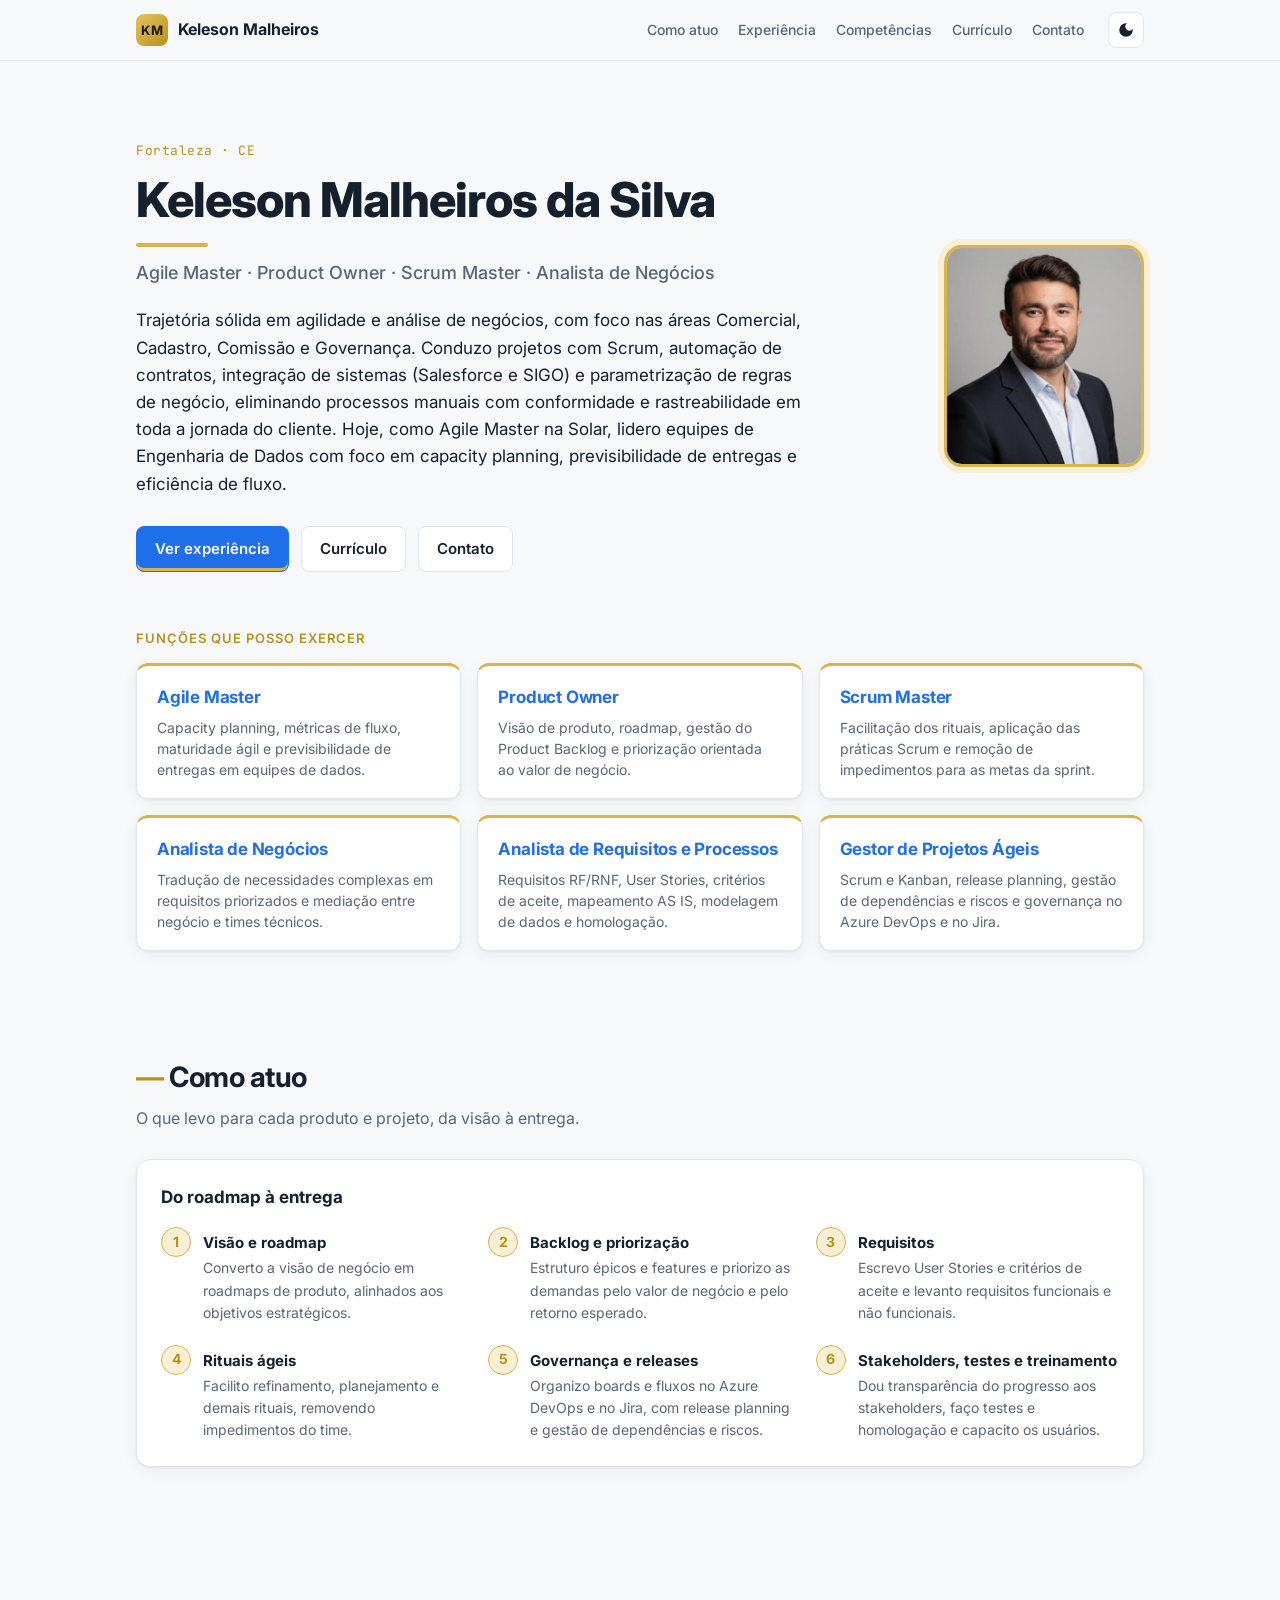
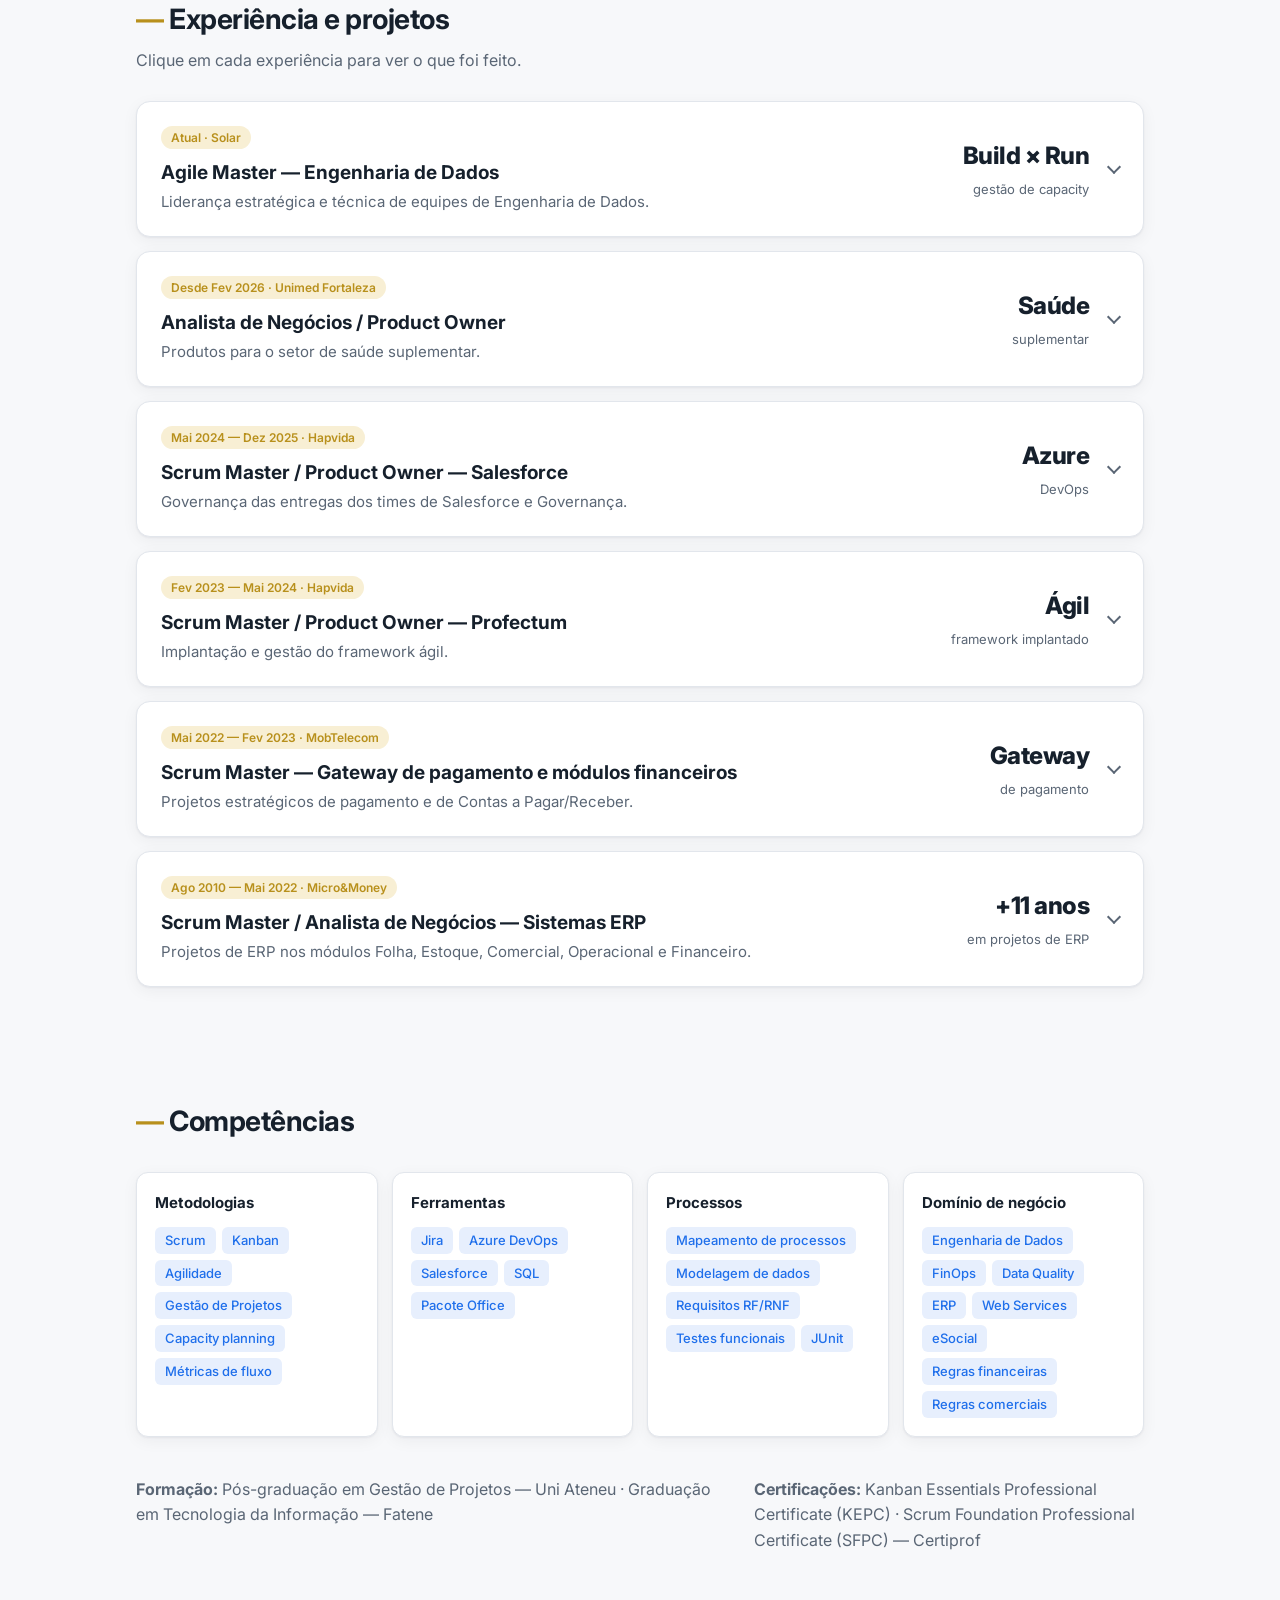
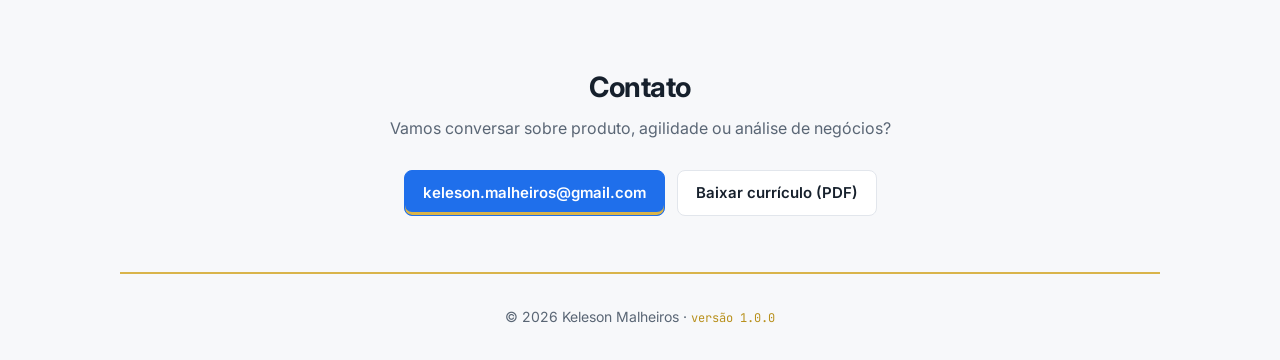
<file: index.html>
<!doctype html>
<html lang="pt-BR">
<head>
<meta charset="utf-8">
<meta name="viewport" content="width=device-width, initial-scale=1">
<title>Keleson Malheiros — Portfólio</title>
<meta name="description" content="Portfólio de Keleson Malheiros da Silva: Analista de Negócios, Product Owner e Scrum Master.">
<link rel="preconnect" href="https://fonts.googleapis.com">
<link rel="preconnect" href="https://fonts.gstatic.com" crossorigin>
<link href="https://fonts.googleapis.com/css2?family=Inter:wght@400;500;600;700;800&family=JetBrains+Mono:wght@500&display=swap" rel="stylesheet">
<link rel="stylesheet" href="styles.css?v=3">
</head>
<body>

<header class="topbar">
  <div class="wrap topbar-inner">
    <a href="#inicio" class="brand"><span class="brand-mark">KM</span> Keleson Malheiros</a>
    <nav class="nav">
      <a href="#atuacao">Como atuo</a>
      <a href="#experiencia">Experiência</a>
      <a href="#competencias">Competências</a>
      <a href="curriculo.html">Currículo</a>
      <a href="#contato">Contato</a>
    </nav>
    <button class="theme-toggle" id="themeToggle" aria-label="Alternar tema claro/escuro">
      <svg viewBox="0 0 24 24" width="18" height="18" aria-hidden="true"><path fill="currentColor" d="M12 3a9 9 0 1 0 9 9c0-.46-.04-.92-.1-1.36a5.39 5.39 0 0 1-4.4 2.26 5.4 5.4 0 0 1-3.14-9.8c-.44-.06-.9-.1-1.36-.1Z"/></svg>
    </button>
  </div>
</header>

<main id="inicio">

  <section class="hero wrap">
    <div class="hero-grid">
      <div>
        <p class="eyebrow">Fortaleza · CE</p>
        <h1>Keleson Malheiros da Silva</h1>
        <p class="role">Agile Master · Product Owner · Scrum Master · Analista de Negócios</p>
        <p class="lead">
          Trajetória sólida em agilidade e análise de negócios, com foco nas áreas Comercial,
          Cadastro, Comissão e Governança. Conduzo projetos com Scrum, automação de contratos,
          integração de sistemas (Salesforce e SIGO) e parametrização de regras de negócio,
          eliminando processos manuais com conformidade e rastreabilidade em toda a jornada do cliente.
          Hoje, como Agile Master na Solar, lidero equipes de Engenharia de Dados com foco em capacity
          planning, previsibilidade de entregas e eficiência de fluxo.
        </p>
        <div class="hero-actions">
          <a class="btn btn-primary" href="#experiencia">Ver experiência</a>
          <a class="btn" href="curriculo.html">Currículo</a>
          <a class="btn" href="#contato">Contato</a>
        </div>
      </div>
      <img class="hero-photo" src="foto.jpg" alt="Foto de Keleson Malheiros da Silva" width="214" height="238">
    </div>

    <p class="roles-label">Funções que posso exercer</p>
    <ul class="roles">
      <li>
        <h3>Agile Master</h3>
        <p>Capacity planning, métricas de fluxo, maturidade ágil e previsibilidade de entregas em equipes de dados.</p>
      </li>
      <li>
        <h3>Product Owner</h3>
        <p>Visão de produto, roadmap, gestão do Product Backlog e priorização orientada ao valor de negócio.</p>
      </li>
      <li>
        <h3>Scrum Master</h3>
        <p>Facilitação dos rituais, aplicação das práticas Scrum e remoção de impedimentos para as metas da sprint.</p>
      </li>
      <li>
        <h3>Analista de Negócios</h3>
        <p>Tradução de necessidades complexas em requisitos priorizados e mediação entre negócio e times técnicos.</p>
      </li>
      <li>
        <h3>Analista de Requisitos e Processos</h3>
        <p>Requisitos RF/RNF, User Stories, critérios de aceite, mapeamento AS IS, modelagem de dados e homologação.</p>
      </li>
      <li>
        <h3>Gestor de Projetos Ágeis</h3>
        <p>Scrum e Kanban, release planning, gestão de dependências e riscos e governança no Azure DevOps e no Jira.</p>
      </li>
    </ul>
  </section>

  <section id="atuacao" class="section wrap">
    <div class="section-head">
      <h2>Como atuo</h2>
      <p>O que levo para cada produto e projeto, da visão à entrega.</p>
    </div>
    <div class="po-role">
      <h3>Do roadmap à entrega</h3>
      <ol class="po-steps">
        <li>
          <span class="po-num">1</span>
          <h4>Visão e roadmap</h4>
          <p>Converto a visão de negócio em roadmaps de produto, alinhados aos objetivos estratégicos.</p>
        </li>
        <li>
          <span class="po-num">2</span>
          <h4>Backlog e priorização</h4>
          <p>Estruturo épicos e features e priorizo as demandas pelo valor de negócio e pelo retorno esperado.</p>
        </li>
        <li>
          <span class="po-num">3</span>
          <h4>Requisitos</h4>
          <p>Escrevo User Stories e critérios de aceite e levanto requisitos funcionais e não funcionais.</p>
        </li>
        <li>
          <span class="po-num">4</span>
          <h4>Rituais ágeis</h4>
          <p>Facilito refinamento, planejamento e demais rituais, removendo impedimentos do time.</p>
        </li>
        <li>
          <span class="po-num">5</span>
          <h4>Governança e releases</h4>
          <p>Organizo boards e fluxos no Azure DevOps e no Jira, com release planning e gestão de dependências e riscos.</p>
        </li>
        <li>
          <span class="po-num">6</span>
          <h4>Stakeholders, testes e treinamento</h4>
          <p>Dou transparência do progresso aos stakeholders, faço testes e homologação e capacito os usuários.</p>
        </li>
      </ol>
    </div>
  </section>

  <section id="experiencia" class="section wrap">
    <div class="section-head">
      <h2>Experiência e projetos</h2>
      <p>Clique em cada experiência para ver o que foi feito.</p>
    </div>

    <div class="projects">

      <article class="project">
        <button class="project-head" aria-expanded="false">
          <div class="project-title">
            <span class="tag tag-po">Atual · Solar</span>
            <h3>Agile Master — Engenharia de Dados</h3>
            <p>Liderança estratégica e técnica de equipes de Engenharia de Dados.</p>
          </div>
          <div class="project-metric"><strong>Build × Run</strong><span>gestão de capacity</span></div>
          <span class="chev" aria-hidden="true"></span>
        </button>
        <div class="project-body">
          <div class="cols">
            <div>
              <h4>Contexto</h4>
              <p>Foco em capacity planning, previsibilidade de entregas, maturidade ágil e eficiência de fluxo, para escalar operações críticas equilibrando inovação e sustentabilidade do ambiente produtivo.</p>
              <h4>Atuação</h4>
              <ul>
                <li><b>Capacity e fluxo (Build × Run):</b> planejamento e balanceamento da capacidade da equipe entre novos produtos de dados e a sustentação de pipelines críticos, com previsibilidade e eliminação de gargalos.</li>
                <li><b>Ritos ágeis e impedimentos:</b> condução de dailies, plannings, reviews e retrospectivas; resolução rápida de bloqueios e dependências entre squads, com suporte técnico e mentoria aos engenheiros.</li>
                <li><b>Eficiência, governança e FinOps:</b> priorização do backlog com Product Owners e negócio para reduzir context switching; negociação de prazos e reserva de capacidade para débitos técnicos, Data Quality, observabilidade e FinOps.</li>
                <li><b>Métricas de fluxo:</b> acompanhamento de Throughput, Cycle Time, Lead Time, WIP e SLAs de incidentes para dimensionar demandas com base em dados e promover melhoria contínua.</li>
                <li><b>Colaboração cross-functional:</b> articulação com Ciência de Dados, Analytics, Arquitetura e Infraestrutura para a evolução da plataforma de dados.</li>
              </ul>
            </div>
            <div>
              <h4>Métricas acompanhadas</h4>
              <ul class="stack"><li>Throughput</li><li>Cycle Time</li><li>Lead Time</li><li>WIP</li><li>SLAs de incidentes</li></ul>
              <h4>Práticas</h4>
              <ul class="stack"><li>Capacity planning</li><li>Scrum</li><li>Kanban</li><li>FinOps</li><li>Data Quality</li><li>Observabilidade</li><li>Mentoria</li></ul>
            </div>
          </div>
        </div>
      </article>

      <article class="project">
        <button class="project-head" aria-expanded="false">
          <div class="project-title">
            <span class="tag tag-po">Desde Fev 2026 · Unimed Fortaleza</span>
            <h3>Analista de Negócios / Product Owner</h3>
            <p>Produtos para o setor de saúde suplementar.</p>
          </div>
          <div class="project-metric"><strong>Saúde</strong><span>suplementar</span></div>
          <span class="chev" aria-hidden="true"></span>
        </button>
        <div class="project-body">
          <div class="cols">
            <div>
              <h4>Atuação</h4>
              <ul>
                <li>Refinamento de requisitos complexos, convertendo visões de negócio em roadmaps de produtos de alto impacto.</li>
                <li>Gestão do Product Backlog, priorizando demandas pelo valor de negócio e pelos objetivos estratégicos da cooperativa.</li>
                <li>User Stories e critérios de aceite, alinhando a expectativa dos stakeholders à entrega técnica.</li>
                <li>Facilitação dos rituais de refinamento e planejamento com os times de desenvolvimento.</li>
                <li>Mapeamento de processos AS IS e proposição de melhorias no fluxo operacional.</li>
              </ul>
            </div>
            <div>
              <h4>Práticas</h4>
              <ul class="stack"><li>Product Backlog</li><li>Roadmap</li><li>User Stories</li><li>Refinamento</li><li>Mapeamento AS IS</li></ul>
            </div>
          </div>
        </div>
      </article>

      <article class="project">
        <button class="project-head" aria-expanded="false">
          <div class="project-title">
            <span class="tag tag-po">Mai 2024 — Dez 2025 · Hapvida</span>
            <h3>Scrum Master / Product Owner — Salesforce</h3>
            <p>Governança das entregas dos times de Salesforce e Governança.</p>
          </div>
          <div class="project-metric"><strong>Azure</strong><span>DevOps</span></div>
          <span class="chev" aria-hidden="true"></span>
        </button>
        <div class="project-body">
          <div class="cols">
            <div>
              <h4>Atuação</h4>
              <ul>
                <li>Definição da visão de produto, roadmaps estratégicos e priorização do backlog orientada ao valor de negócio.</li>
                <li>Governança no Azure DevOps: estruturação de boards, gestão hierárquica de épicos e features e automação de fluxos de trabalho, com rastreabilidade de ponta a ponta.</li>
                <li>Release planning e gestão de riscos: orquestração de ciclos de entrega e de dependências entre os times de Salesforce e Governança.</li>
                <li>Mediação entre áreas de negócio e times técnicos, com transparência sobre o progresso do produto.</li>
              </ul>
            </div>
            <div>
              <h4>Práticas</h4>
              <ul class="stack"><li>Azure DevOps</li><li>Salesforce</li><li>Release planning</li><li>Gestão de riscos</li><li>Stakeholders</li></ul>
            </div>
          </div>
        </div>
      </article>

      <article class="project">
        <button class="project-head" aria-expanded="false">
          <div class="project-title">
            <span class="tag tag-po">Fev 2023 — Mai 2024 · Hapvida</span>
            <h3>Scrum Master / Product Owner — Profectum</h3>
            <p>Implantação e gestão do framework ágil.</p>
          </div>
          <div class="project-metric"><strong>Ágil</strong><span>framework implantado</span></div>
          <span class="chev" aria-hidden="true"></span>
        </button>
        <div class="project-body">
          <div class="cols">
            <div>
              <h4>Atuação</h4>
              <ul>
                <li>Implantação e gestão do framework ágil, com o Azure DevOps como plataforma central de governança e visibilidade dos projetos.</li>
                <li>Priorização e estruturação do backlog no Azure DevOps, sincronizando o desenvolvimento com o retorno esperado e a estratégia da empresa.</li>
                <li>Facilitação dos rituais de governança e mediação entre stakeholders e equipe técnica.</li>
              </ul>
            </div>
            <div>
              <h4>Práticas</h4>
              <ul class="stack"><li>Scrum</li><li>Azure DevOps</li><li>Backlog</li><li>Governança</li></ul>
            </div>
          </div>
        </div>
      </article>

      <article class="project">
        <button class="project-head" aria-expanded="false">
          <div class="project-title">
            <span class="tag tag-po">Mai 2022 — Fev 2023 · MobTelecom</span>
            <h3>Scrum Master — Gateway de pagamento e módulos financeiros</h3>
            <p>Projetos estratégicos de pagamento e de Contas a Pagar/Receber.</p>
          </div>
          <div class="project-metric"><strong>Gateway</strong><span>de pagamento</span></div>
          <span class="chev" aria-hidden="true"></span>
        </button>
        <div class="project-body">
          <div class="cols">
            <div>
              <h4>Atuação</h4>
              <ul>
                <li>Liderança de projetos estratégicos: gateway de pagamento e melhorias nos módulos financeiros (Contas a Pagar e a Receber).</li>
                <li>Aplicação das práticas e valores do Scrum, removendo obstáculos para as metas da sprint.</li>
                <li>Documentação técnica, manuais de treinamento e gestão de tarefas no Jira.</li>
                <li>Testes funcionais e homologação dos softwares.</li>
              </ul>
            </div>
            <div>
              <h4>Práticas</h4>
              <ul class="stack"><li>Scrum</li><li>Jira</li><li>Testes funcionais</li><li>Homologação</li><li>Documentação</li></ul>
            </div>
          </div>
        </div>
      </article>

      <article class="project">
        <button class="project-head" aria-expanded="false">
          <div class="project-title">
            <span class="tag tag-po">Ago 2010 — Mai 2022 · Micro&amp;Money</span>
            <h3>Scrum Master / Analista de Negócios — Sistemas ERP</h3>
            <p>Projetos de ERP nos módulos Folha, Estoque, Comercial, Operacional e Financeiro.</p>
          </div>
          <div class="project-metric"><strong>+11 anos</strong><span>em projetos de ERP</span></div>
          <span class="chev" aria-hidden="true"></span>
        </button>
        <div class="project-body">
          <div class="cols">
            <div>
              <h4>Atuação</h4>
              <ul>
                <li>Gerenciamento integral de projetos de sistemas ERP.</li>
                <li>Levantamento de requisitos funcionais e não funcionais, mapeamento de processos e modelagem de dados.</li>
                <li>Manutenção de bancos de dados em Visual FoxPro e suporte de lógica de programação.</li>
                <li>Treinamento e capacitação de usuários finais e elaboração de materiais instrutivos.</li>
              </ul>
            </div>
            <div>
              <h4>Módulos</h4>
              <ul class="stack"><li>Folha</li><li>Estoque</li><li>Comercial</li><li>Operacional</li><li>Financeiro</li></ul>
              <h4>Práticas</h4>
              <ul class="stack"><li>Requisitos RF/RNF</li><li>Modelagem de dados</li><li>Visual FoxPro</li><li>Treinamento</li></ul>
            </div>
          </div>
        </div>
      </article>

    </div>
  </section>

  <section id="competencias" class="section wrap">
    <div class="section-head"><h2>Competências</h2></div>
    <div class="skills">
      <div class="skill-card">
        <h3>Metodologias</h3>
        <ul class="stack"><li>Scrum</li><li>Kanban</li><li>Agilidade</li><li>Gestão de Projetos</li><li>Capacity planning</li><li>Métricas de fluxo</li></ul>
      </div>
      <div class="skill-card">
        <h3>Ferramentas</h3>
        <ul class="stack"><li>Jira</li><li>Azure DevOps</li><li>Salesforce</li><li>SQL</li><li>Pacote Office</li></ul>
      </div>
      <div class="skill-card">
        <h3>Processos</h3>
        <ul class="stack"><li>Mapeamento de processos</li><li>Modelagem de dados</li><li>Requisitos RF/RNF</li><li>Testes funcionais</li><li>JUnit</li></ul>
      </div>
      <div class="skill-card">
        <h3>Domínio de negócio</h3>
        <ul class="stack"><li>Engenharia de Dados</li><li>FinOps</li><li>Data Quality</li><li>ERP</li><li>Web Services</li><li>eSocial</li><li>Regras financeiras</li><li>Regras comerciais</li></ul>
      </div>
    </div>
    <div class="cols edu-cols">
      <p class="edu"><b>Formação:</b> Pós-graduação em Gestão de Projetos — Uni Ateneu · Graduação em Tecnologia da Informação — Fatene</p>
      <p class="edu"><b>Certificações:</b> Kanban Essentials Professional Certificate (KEPC) · Scrum Foundation Professional Certificate (SFPC) — Certiprof</p>
    </div>
  </section>

  <section id="contato" class="section wrap contact">
    <h2>Contato</h2>
    <p>Vamos conversar sobre produto, agilidade ou análise de negócios?</p>
    <div class="hero-actions">
      <a class="btn btn-primary" href="mailto:keleson.malheiros@gmail.com">keleson.malheiros@gmail.com</a>
      <a class="btn" href="curriculo.pdf" download>Baixar currículo (PDF)</a>
    </div>
  </section>

</main>

<footer class="footer wrap">
  <p>© 2026 Keleson Malheiros · <span class="versao">versão 1.0.0</span></p>
</footer>

<script src="script.js?v=3"></script>
</body>
</html>
</file>
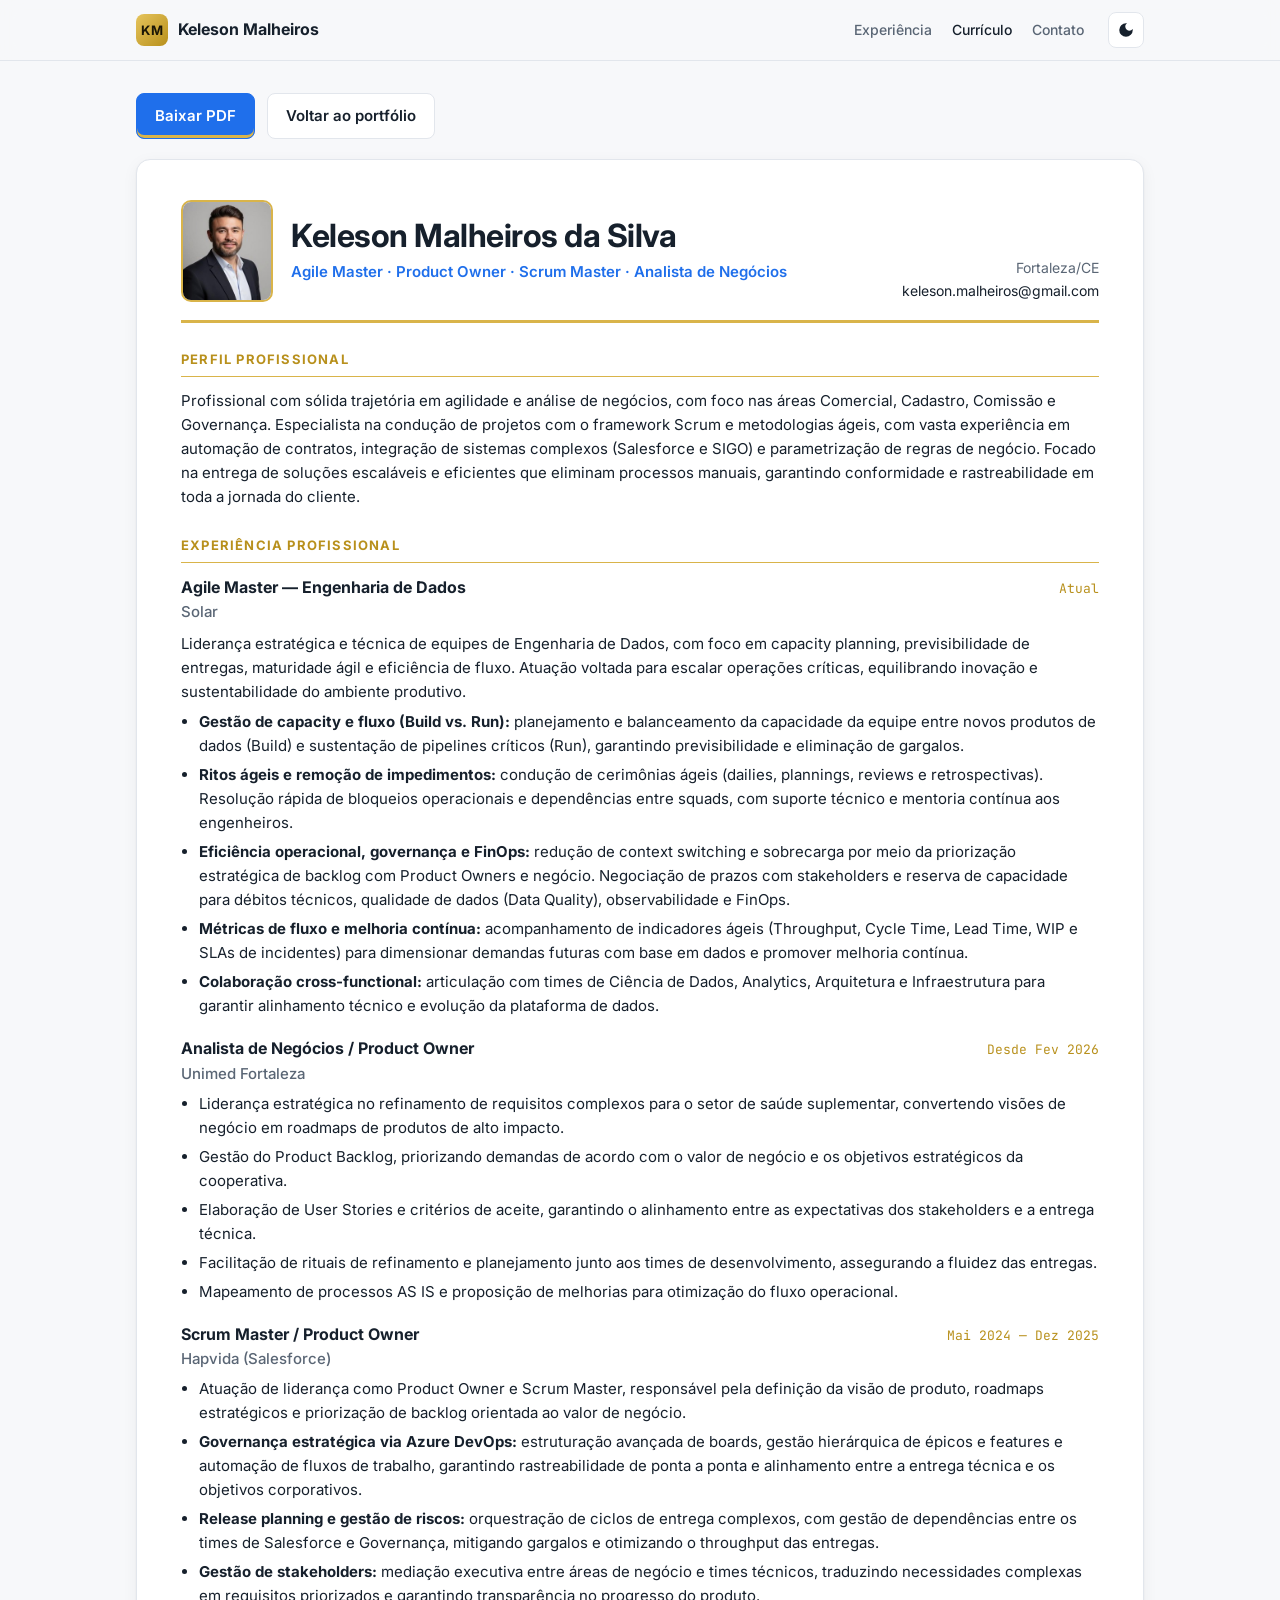
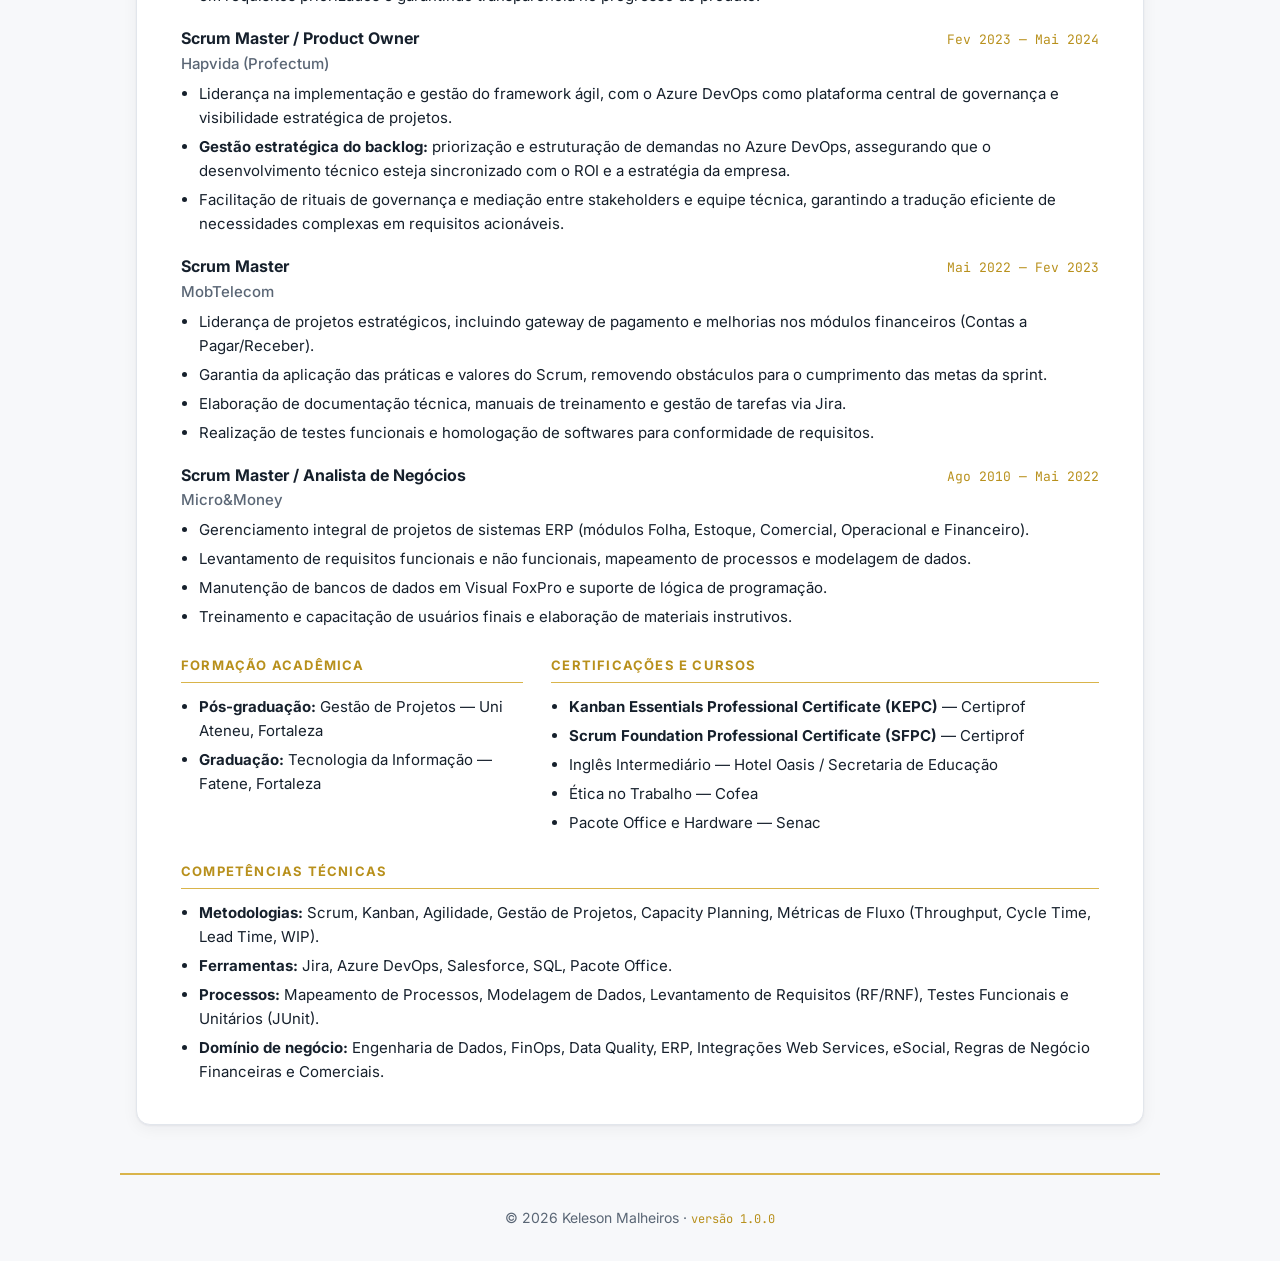
<file: curriculo.html>
<!doctype html>
<html lang="pt-BR">
<head>
<meta charset="utf-8">
<meta name="viewport" content="width=device-width, initial-scale=1">
<title>Currículo — Keleson Malheiros</title>
<meta name="description" content="Currículo de Keleson Malheiros da Silva, Analista de Negócios, Product Owner e Scrum Master.">
<link rel="preconnect" href="https://fonts.googleapis.com">
<link rel="preconnect" href="https://fonts.gstatic.com" crossorigin>
<link href="https://fonts.googleapis.com/css2?family=Inter:wght@400;500;600;700;800&family=JetBrains+Mono:wght@500&display=swap" rel="stylesheet">
<link rel="stylesheet" href="styles.css?v=3">
<link rel="stylesheet" href="curriculo.css?v=3">
</head>
<body>

<header class="topbar">
  <div class="wrap topbar-inner">
    <a href="index.html" class="brand"><span class="brand-mark">KM</span> Keleson Malheiros</a>
    <nav class="nav">
      <a href="index.html#experiencia">Experiência</a>
      <a href="curriculo.html" aria-current="page">Currículo</a>
      <a href="index.html#contato">Contato</a>
    </nav>
    <button class="theme-toggle" id="themeToggle" aria-label="Alternar tema claro/escuro">
      <svg viewBox="0 0 24 24" width="18" height="18" aria-hidden="true"><path fill="currentColor" d="M12 3a9 9 0 1 0 9 9c0-.46-.04-.92-.1-1.36a5.39 5.39 0 0 1-4.4 2.26 5.4 5.4 0 0 1-3.14-9.8c-.44-.06-.9-.1-1.36-.1Z"/></svg>
    </button>
  </div>
</header>

<main class="wrap cv">

  <div class="cv-actions">
    <a class="btn btn-primary" href="curriculo.pdf" download>Baixar PDF</a>
    <a class="btn" href="index.html">Voltar ao portfólio</a>
  </div>

  <article class="cv-sheet">

    <header class="cv-header">
      <div class="cv-header-left">
        <img class="cv-photo" src="foto.jpg" alt="Foto de Keleson Malheiros da Silva">
        <div>
          <h1>Keleson Malheiros da Silva</h1>
          <p class="cv-role">Agile Master · Product Owner · Scrum Master · Analista de Negócios</p>
        </div>
      </div>
      <ul class="cv-contact">
        <li>Fortaleza/CE</li>
        <li><a href="mailto:keleson.malheiros@gmail.com">keleson.malheiros@gmail.com</a></li>
      </ul>
    </header>

    <section>
      <h2>Perfil profissional</h2>
      <p>Profissional com sólida trajetória em agilidade e análise de negócios, com foco nas áreas Comercial, Cadastro, Comissão e Governança. Especialista na condução de projetos com o framework Scrum e metodologias ágeis, com vasta experiência em automação de contratos, integração de sistemas complexos (Salesforce e SIGO) e parametrização de regras de negócio. Focado na entrega de soluções escaláveis e eficientes que eliminam processos manuais, garantindo conformidade e rastreabilidade em toda a jornada do cliente.</p>
    </section>

    <section>
      <h2>Experiência profissional</h2>

      <div class="cv-job">
        <div class="cv-job-head">
          <h3>Agile Master — Engenharia de Dados</h3>
          <span class="when">Atual</span>
        </div>
        <p class="where">Solar</p>
        <p class="cv-intro">Liderança estratégica e técnica de equipes de Engenharia de Dados, com foco em capacity planning, previsibilidade de entregas, maturidade ágil e eficiência de fluxo. Atuação voltada para escalar operações críticas, equilibrando inovação e sustentabilidade do ambiente produtivo.</p>
        <ul class="cv-list">
          <li><b>Gestão de capacity e fluxo (Build vs. Run):</b> planejamento e balanceamento da capacidade da equipe entre novos produtos de dados (Build) e sustentação de pipelines críticos (Run), garantindo previsibilidade e eliminação de gargalos.</li>
          <li><b>Ritos ágeis e remoção de impedimentos:</b> condução de cerimônias ágeis (dailies, plannings, reviews e retrospectivas). Resolução rápida de bloqueios operacionais e dependências entre squads, com suporte técnico e mentoria contínua aos engenheiros.</li>
          <li><b>Eficiência operacional, governança e FinOps:</b> redução de context switching e sobrecarga por meio da priorização estratégica de backlog com Product Owners e negócio. Negociação de prazos com stakeholders e reserva de capacidade para débitos técnicos, qualidade de dados (Data Quality), observabilidade e FinOps.</li>
          <li><b>Métricas de fluxo e melhoria contínua:</b> acompanhamento de indicadores ágeis (Throughput, Cycle Time, Lead Time, WIP e SLAs de incidentes) para dimensionar demandas futuras com base em dados e promover melhoria contínua.</li>
          <li><b>Colaboração cross-functional:</b> articulação com times de Ciência de Dados, Analytics, Arquitetura e Infraestrutura para garantir alinhamento técnico e evolução da plataforma de dados.</li>
        </ul>
      </div>

      <div class="cv-job">
        <div class="cv-job-head">
          <h3>Analista de Negócios / Product Owner</h3>
          <span class="when">Desde Fev 2026</span>
        </div>
        <p class="where">Unimed Fortaleza</p>
        <ul class="cv-list">
          <li>Liderança estratégica no refinamento de requisitos complexos para o setor de saúde suplementar, convertendo visões de negócio em roadmaps de produtos de alto impacto.</li>
          <li>Gestão do Product Backlog, priorizando demandas de acordo com o valor de negócio e os objetivos estratégicos da cooperativa.</li>
          <li>Elaboração de User Stories e critérios de aceite, garantindo o alinhamento entre as expectativas dos stakeholders e a entrega técnica.</li>
          <li>Facilitação de rituais de refinamento e planejamento junto aos times de desenvolvimento, assegurando a fluidez das entregas.</li>
          <li>Mapeamento de processos AS IS e proposição de melhorias para otimização do fluxo operacional.</li>
        </ul>
      </div>

      <div class="cv-job">
        <div class="cv-job-head">
          <h3>Scrum Master / Product Owner</h3>
          <span class="when">Mai 2024 — Dez 2025</span>
        </div>
        <p class="where">Hapvida (Salesforce)</p>
        <ul class="cv-list">
          <li>Atuação de liderança como Product Owner e Scrum Master, responsável pela definição da visão de produto, roadmaps estratégicos e priorização de backlog orientada ao valor de negócio.</li>
          <li><b>Governança estratégica via Azure DevOps:</b> estruturação avançada de boards, gestão hierárquica de épicos e features e automação de fluxos de trabalho, garantindo rastreabilidade de ponta a ponta e alinhamento entre a entrega técnica e os objetivos corporativos.</li>
          <li><b>Release planning e gestão de riscos:</b> orquestração de ciclos de entrega complexos, com gestão de dependências entre os times de Salesforce e Governança, mitigando gargalos e otimizando o throughput das entregas.</li>
          <li><b>Gestão de stakeholders:</b> mediação executiva entre áreas de negócio e times técnicos, traduzindo necessidades complexas em requisitos priorizados e garantindo transparência no progresso do produto.</li>
        </ul>
      </div>

      <div class="cv-job">
        <div class="cv-job-head">
          <h3>Scrum Master / Product Owner</h3>
          <span class="when">Fev 2023 — Mai 2024</span>
        </div>
        <p class="where">Hapvida (Profectum)</p>
        <ul class="cv-list">
          <li>Liderança na implementação e gestão do framework ágil, com o Azure DevOps como plataforma central de governança e visibilidade estratégica de projetos.</li>
          <li><b>Gestão estratégica do backlog:</b> priorização e estruturação de demandas no Azure DevOps, assegurando que o desenvolvimento técnico esteja sincronizado com o ROI e a estratégia da empresa.</li>
          <li>Facilitação de rituais de governança e mediação entre stakeholders e equipe técnica, garantindo a tradução eficiente de necessidades complexas em requisitos acionáveis.</li>
        </ul>
      </div>

      <div class="cv-job">
        <div class="cv-job-head">
          <h3>Scrum Master</h3>
          <span class="when">Mai 2022 — Fev 2023</span>
        </div>
        <p class="where">MobTelecom</p>
        <ul class="cv-list">
          <li>Liderança de projetos estratégicos, incluindo gateway de pagamento e melhorias nos módulos financeiros (Contas a Pagar/Receber).</li>
          <li>Garantia da aplicação das práticas e valores do Scrum, removendo obstáculos para o cumprimento das metas da sprint.</li>
          <li>Elaboração de documentação técnica, manuais de treinamento e gestão de tarefas via Jira.</li>
          <li>Realização de testes funcionais e homologação de softwares para conformidade de requisitos.</li>
        </ul>
      </div>

      <div class="cv-job">
        <div class="cv-job-head">
          <h3>Scrum Master / Analista de Negócios</h3>
          <span class="when">Ago 2010 — Mai 2022</span>
        </div>
        <p class="where">Micro&amp;Money</p>
        <ul class="cv-list">
          <li>Gerenciamento integral de projetos de sistemas ERP (módulos Folha, Estoque, Comercial, Operacional e Financeiro).</li>
          <li>Levantamento de requisitos funcionais e não funcionais, mapeamento de processos e modelagem de dados.</li>
          <li>Manutenção de bancos de dados em Visual FoxPro e suporte de lógica de programação.</li>
          <li>Treinamento e capacitação de usuários finais e elaboração de materiais instrutivos.</li>
        </ul>
      </div>
    </section>

    <section class="cv-two">
      <div>
        <h2>Formação acadêmica</h2>
        <ul class="cv-list">
          <li><b>Pós-graduação:</b> Gestão de Projetos — Uni Ateneu, Fortaleza</li>
          <li><b>Graduação:</b> Tecnologia da Informação — Fatene, Fortaleza</li>
        </ul>
      </div>
      <div>
        <h2>Certificações e cursos</h2>
        <ul class="cv-list">
          <li><b>Kanban Essentials Professional Certificate (KEPC)</b> — Certiprof</li>
          <li><b>Scrum Foundation Professional Certificate (SFPC)</b> — Certiprof</li>
          <li>Inglês Intermediário — Hotel Oasis / Secretaria de Educação</li>
          <li>Ética no Trabalho — Cofea</li>
          <li>Pacote Office e Hardware — Senac</li>
        </ul>
      </div>
    </section>

    <section>
      <h2>Competências técnicas</h2>
      <ul class="cv-list">
        <li><b>Metodologias:</b> Scrum, Kanban, Agilidade, Gestão de Projetos, Capacity Planning, Métricas de Fluxo (Throughput, Cycle Time, Lead Time, WIP).</li>
        <li><b>Ferramentas:</b> Jira, Azure DevOps, Salesforce, SQL, Pacote Office.</li>
        <li><b>Processos:</b> Mapeamento de Processos, Modelagem de Dados, Levantamento de Requisitos (RF/RNF), Testes Funcionais e Unitários (JUnit).</li>
        <li><b>Domínio de negócio:</b> Engenharia de Dados, FinOps, Data Quality, ERP, Integrações Web Services, eSocial, Regras de Negócio Financeiras e Comerciais.</li>
      </ul>
    </section>

  </article>
</main>

<footer class="footer wrap">
  <p>© 2026 Keleson Malheiros · <span class="versao">versão 1.0.0</span></p>
</footer>

<script src="script.js?v=3"></script>
</body>
</html>
</file>
<file: styles.css>
:root {
  --bg: #f7f8fa;
  --surface: #ffffff;
  --text: #16202c;
  --muted: #5a6675;
  --line: #e2e6ec;
  --accent: #1f6feb;
  --accent-soft: #e7effd;
  --ok: #1a7f4b;
  --ok-soft: #e3f4ea;
  --warn: #9a5b00;
  --warn-soft: #fbefd9;
  --shadow: 0 1px 2px rgba(16, 24, 40, .05), 0 4px 16px rgba(16, 24, 40, .05);
}

@media (prefers-color-scheme: dark) {
  :root:not([data-theme="light"]) {
    --bg: #0e1116;
    --surface: #161b22;
    --text: #e6edf3;
    --muted: #9aa6b4;
    --line: #2a313c;
    --accent: #5b9bff;
    --accent-soft: #16243b;
    --ok: #4cc38a;
    --ok-soft: #12291e;
    --warn: #e3a64a;
    --warn-soft: #2d2213;
    --shadow: none;
  }
}

:root[data-theme="dark"] {
  --bg: #0e1116;
  --surface: #161b22;
  --text: #e6edf3;
  --muted: #9aa6b4;
  --line: #2a313c;
  --accent: #5b9bff;
  --accent-soft: #16243b;
  --ok: #4cc38a;
  --ok-soft: #12291e;
  --warn: #e3a64a;
  --warn-soft: #2d2213;
  --shadow: none;
}

* { box-sizing: border-box; margin: 0; padding: 0; }

html { scroll-behavior: smooth; scroll-padding-top: 72px; }

body {
  font-family: "Inter", system-ui, -apple-system, "Segoe UI", sans-serif;
  background: var(--bg);
  color: var(--text);
  line-height: 1.6;
  -webkit-font-smoothing: antialiased;
}

a { color: var(--accent); text-decoration: none; }

.wrap { max-width: 1040px; margin: 0 auto; padding: 0 16px; }

/* Topo */
.topbar {
  position: sticky; top: 0; z-index: 10;
  background: color-mix(in srgb, var(--bg) 85%, transparent);
  backdrop-filter: blur(10px);
  border-bottom: 1px solid var(--line);
}
.topbar-inner { display: flex; align-items: center; gap: 24px; height: 60px; }
.brand { display: flex; align-items: center; gap: 10px; font-weight: 700; color: var(--text); }
.brand-mark {
  display: grid; place-items: center; width: 32px; height: 32px; border-radius: 8px;
  background: var(--accent); color: #fff; font-size: 13px; letter-spacing: .5px;
}
.nav { display: flex; gap: 20px; margin-left: auto; }
.nav a { color: var(--muted); font-size: 14px; font-weight: 500; }
.nav a:hover { color: var(--text); }
.theme-toggle {
  display: grid; place-items: center; width: 36px; height: 36px;
  border: 1px solid var(--line); border-radius: 8px; background: var(--surface);
  color: var(--text); cursor: pointer;
}

/* Hero */
.hero { padding: 80px 16px 48px; }
.eyebrow {
  font-family: "JetBrains Mono", monospace; font-size: 13px; color: var(--accent);
  letter-spacing: .5px; margin-bottom: 12px;
}
.hero h1 { font-size: clamp(30px, 5vw, 48px); line-height: 1.1; letter-spacing: -1px; font-weight: 800; }
.role { margin-top: 12px; font-size: 18px; color: var(--muted); font-weight: 500; }
.lead { margin-top: 20px; max-width: 680px; font-size: 17px; }
.hero-actions { display: flex; flex-wrap: wrap; gap: 12px; margin-top: 28px; }

.btn {
  display: inline-flex; align-items: center; padding: 10px 18px; border-radius: 8px;
  border: 1px solid var(--line); background: var(--surface); color: var(--text);
  font-weight: 600; font-size: 15px;
}
.btn:hover { border-color: var(--accent); }
.btn-primary { background: var(--accent); border-color: var(--accent); color: #fff; }
.btn-primary:hover { filter: brightness(1.08); }

.roles-label {
  margin-top: 56px; margin-bottom: 14px; font-size: 13px; font-weight: 600;
  text-transform: uppercase; letter-spacing: 1px; color: var(--muted);
}
.roles { list-style: none; display: grid; grid-template-columns: repeat(3, 1fr); gap: 16px; }
.roles li {
  background: var(--surface); border: 1px solid var(--line); border-radius: 12px;
  padding: 18px 20px; box-shadow: var(--shadow); border-top: 3px solid var(--accent);
}
.roles h3 { font-size: 17px; color: var(--accent); letter-spacing: -.2px; }
.roles p { font-size: 14px; color: var(--muted); margin-top: 6px; line-height: 1.5; }

/* Seções */
.section { padding: 56px 16px; }
.section-head { margin-bottom: 28px; }
.section-head h2, .contact h2 { font-size: 28px; letter-spacing: -.5px; }
.section-head p { color: var(--muted); margin-top: 6px; max-width: 680px; }

/* Projetos */
.projects { display: grid; gap: 14px; }
.project {
  background: var(--surface); border: 1px solid var(--line); border-radius: 14px;
  box-shadow: var(--shadow); overflow: hidden;
}
.project-head {
  width: 100%; display: flex; align-items: center; gap: 20px; padding: 22px 24px;
  background: none; border: 0; text-align: left; color: inherit; font: inherit; cursor: pointer;
}
.project-head:hover h3 { color: var(--accent); }
.project-title { flex: 1; min-width: 0; }
.project-title h3 { font-size: 19px; margin-top: 8px; transition: color .15s; }
.project-title p { color: var(--muted); font-size: 15px; margin-top: 2px; }
.project-metric { text-align: right; flex-shrink: 0; }
.project-metric strong { display: block; font-size: 24px; font-weight: 800; letter-spacing: -.5px; }
.project-metric span { font-size: 13px; color: var(--muted); }
.chev {
  width: 10px; height: 10px; flex-shrink: 0;
  border-right: 2px solid var(--muted); border-bottom: 2px solid var(--muted);
  transform: rotate(45deg); transition: transform .2s; margin-top: -4px;
}
.project.open .chev { transform: rotate(-135deg); margin-top: 4px; }

.tag {
  display: inline-block; font-size: 12px; font-weight: 600; padding: 2px 10px; border-radius: 999px;
}
.tag-prod { background: var(--ok-soft); color: var(--ok); }
.tag-dev { background: var(--warn-soft); color: var(--warn); }
.tag-po { background: var(--accent-soft); color: var(--accent); }

.project-body { display: none; padding: 0 24px 24px; border-top: 1px solid var(--line); }
.project.open .project-body { display: block; }
.cols { display: grid; grid-template-columns: 1.5fr 1fr; gap: 32px; padding-top: 20px; }
.project-body h4 {
  font-size: 12px; text-transform: uppercase; letter-spacing: 1px; color: var(--muted);
  margin: 18px 0 8px;
}
.project-body h4:first-child { margin-top: 0; }
.project-body p, .project-body li { font-size: 15px; }
.project-body ul:not(.stack) { padding-left: 18px; display: grid; gap: 4px; }
.results li::marker { color: var(--ok); }

.stack { list-style: none; display: flex; flex-wrap: wrap; gap: 6px; }
.stack li {
  font-size: 13px; padding: 3px 10px; border-radius: 6px;
  background: var(--accent-soft); color: var(--accent); font-weight: 500;
}

/* Como atuo como PO */
.po-role {
  background: var(--surface); border: 1px solid var(--line); border-radius: 14px;
  box-shadow: var(--shadow); padding: 24px; margin-bottom: 18px;
}
.po-role > h3 { font-size: 17px; margin-bottom: 16px; }
.po-steps { list-style: none; display: grid; grid-template-columns: repeat(3, 1fr); gap: 20px 24px; }
.po-steps li { position: relative; padding-left: 42px; }
.po-num {
  position: absolute; left: 0; top: 0; width: 30px; height: 30px; border-radius: 50%;
  display: grid; place-items: center; font-size: 14px; font-weight: 700;
  background: var(--accent-soft); color: var(--accent);
}
.po-steps h4 { font-size: 15px; margin-top: 4px; }
.po-steps p { font-size: 14px; color: var(--muted); margin-top: 2px; }

@media (max-width: 860px) { .po-steps { grid-template-columns: repeat(2, 1fr); } }
@media (max-width: 600px) { .po-steps { grid-template-columns: 1fr; } .po-role { padding: 18px 16px; } }

/* Experiência */
.timeline { list-style: none; border-left: 2px solid var(--line); margin-left: 6px; }
.timeline li { position: relative; padding: 0 0 28px 28px; }
.timeline li::before {
  content: ""; position: absolute; left: -7px; top: 6px; width: 12px; height: 12px;
  border-radius: 50%; background: var(--surface); border: 2px solid var(--accent);
}
.when { font-family: "JetBrains Mono", monospace; font-size: 13px; color: var(--accent); }
.timeline h3 { font-size: 17px; margin-top: 2px; }
.where { color: var(--muted); font-weight: 500; font-size: 15px; }
.timeline p:last-child { margin-top: 4px; font-size: 15px; }

/* Competências */
.skills { display: grid; grid-template-columns: repeat(4, 1fr); gap: 14px; }
.skill-card {
  background: var(--surface); border: 1px solid var(--line); border-radius: 12px;
  padding: 18px; box-shadow: var(--shadow);
}
.skill-card h3 { font-size: 15px; margin-bottom: 12px; }
.edu { margin-top: 20px; color: var(--muted); }

/* Contato */
.contact { text-align: center; }
.contact p { color: var(--muted); margin-top: 6px; }
.contact .hero-actions { justify-content: center; }

.footer { padding: 32px 16px; border-top: 1px solid var(--line); color: var(--muted); font-size: 14px; text-align: center; }

/* Responsivo */
@media (max-width: 860px) {
  .roles, .skills { grid-template-columns: repeat(2, 1fr); }
  .cols { grid-template-columns: 1fr; gap: 8px; }
}
@media (max-width: 600px) {
  .nav { display: none; }
  .theme-toggle { margin-left: auto; }
  .hero { padding-top: 48px; }
  .roles, .skills { grid-template-columns: 1fr; }
  .project-head { padding: 18px 16px; gap: 12px; flex-wrap: wrap; }
  .project-title { flex-basis: 100%; }
  .project-metric { text-align: left; }
  .chev { margin-left: auto; }
  .project-body { padding: 0 16px 20px; }
}

/* ===== Detalhes em dourado (identidade do portfólio do Keleson) ===== */
:root { --gold: #b8901c; --gold-soft: #f8efd4; --gold-line: #d9b44a; }
@media (prefers-color-scheme: dark) {
  :root:not([data-theme="light"]) { --gold: #e3bc4f; --gold-soft: #2b2412; --gold-line: #c9a227; }
}
:root[data-theme="dark"] { --gold: #e3bc4f; --gold-soft: #2b2412; --gold-line: #c9a227; }

.brand-mark { background: linear-gradient(135deg, #e6c45c, #b8901c); color: #1b1606; }
.eyebrow { color: var(--gold); }
.hero h1::after {
  content: ""; display: block; width: 72px; height: 4px; border-radius: 2px;
  background: var(--gold-line); margin-top: 16px;
}
.btn-primary { box-shadow: inset 0 -3px 0 var(--gold-line); }
.roles li { border-top-color: var(--gold-line); }
.roles-label, .section-head h2::before { color: var(--gold); }
.section-head h2::before { content: "— "; }
.tag-po { background: var(--gold-soft); color: var(--gold); }
.po-num { background: var(--gold-soft); color: var(--gold); border: 1px solid var(--gold-line); }
.timeline { border-left-color: var(--gold-line); }
.timeline li::before { border-color: var(--gold-line); background: var(--gold-soft); }
.when { color: var(--gold); }
.results li::marker { color: var(--gold-line); }
.footer { border-top: 2px solid var(--gold-line); }

/* Topo com foto */
.hero-grid { display: grid; grid-template-columns: 1fr auto; gap: 40px; align-items: center; }
.hero-photo {
  width: 200px; height: 222px; object-fit: cover; border-radius: 18px;
  border: 3px solid var(--gold-line); box-shadow: 0 0 0 6px var(--gold-soft);
}
@media (max-width: 760px) {
  .hero-grid { grid-template-columns: 1fr; gap: 24px; }
  .hero-photo { order: -1; width: 128px; height: 142px; }
}
.versao { font-family: "JetBrains Mono", monospace; font-size: 12px; color: var(--gold); }
</file>
<file: curriculo.css>
/* Página do currículo (usa os tokens de styles.css) */
.nav a[aria-current="page"] { color: var(--text); }

.cv { padding-top: 32px; padding-bottom: 48px; }
.cv-actions { display: flex; flex-wrap: wrap; gap: 12px; margin-bottom: 20px; }

.cv-sheet {
  background: var(--surface); border: 1px solid var(--line); border-radius: 14px;
  box-shadow: var(--shadow); padding: 40px 44px;
}

.cv-header {
  display: flex; justify-content: space-between; align-items: flex-end; gap: 24px;
  padding-bottom: 18px; border-bottom: 3px solid var(--accent);
}
.cv-header h1 { font-size: clamp(24px, 4vw, 32px); letter-spacing: -.5px; line-height: 1.15; }
.cv-role { color: var(--accent); font-weight: 600; margin-top: 6px; }
.cv-contact { list-style: none; text-align: right; font-size: 14px; color: var(--muted); }
.cv-contact a { color: var(--text); }

.cv-sheet section { margin-top: 26px; }
.cv-sheet h2 {
  font-size: 13px; text-transform: uppercase; letter-spacing: 1.2px; color: var(--accent);
  padding-bottom: 6px; margin-bottom: 12px; border-bottom: 1px solid var(--line);
}
.cv-sheet p { font-size: 15px; }
.cv-sheet p + p { margin-top: 8px; }

.cv-list { padding-left: 18px; display: grid; gap: 5px; font-size: 15px; }

.cv-results { list-style: none; display: grid; grid-template-columns: repeat(4, 1fr); gap: 12px; }
.cv-results li { border: 1px solid var(--line); border-radius: 10px; padding: 12px 14px; }
.cv-results strong { display: block; font-size: 22px; font-weight: 800; color: var(--accent); }
.cv-results span { font-size: 13px; color: var(--muted); line-height: 1.4; display: block; }

.cv-job + .cv-job { margin-top: 18px; }
.cv-job-head { display: flex; justify-content: space-between; align-items: baseline; gap: 16px; }
.cv-job h3 { font-size: 16px; }
.cv-job .when { white-space: nowrap; }
.cv-job .where { color: var(--muted); font-weight: 500; margin-bottom: 6px; }

.cv-two { display: grid; grid-template-columns: 1fr 1.6fr; gap: 28px; }

@media (max-width: 760px) {
  .cv-sheet { padding: 24px 18px; }
  .cv-header { flex-direction: column; align-items: flex-start; }
  .cv-contact { text-align: left; }
  .cv-results { grid-template-columns: repeat(2, 1fr); }
  .cv-job-head { flex-direction: column; gap: 0; }
  .cv-two { grid-template-columns: 1fr; gap: 0; }
}

/* Impressão / PDF: só a folha, em A4, sempre no tema claro */
@media print {
  @page { size: A4; margin: 12mm 13mm; }
  :root, :root[data-theme="dark"] {
    --bg: #fff; --surface: #fff; --text: #16202c; --muted: #4d5966;
    --line: #d9dee5; --accent: #1f5fc4; --shadow: none;
  }
  body { background: #fff; -webkit-print-color-adjust: exact; print-color-adjust: exact; }
  .topbar, .cv-actions, .footer { display: none; }
  .cv { padding: 0; max-width: none; }
  .cv-sheet { border: 0; border-radius: 0; padding: 0; }
  .cv-sheet section { margin-top: 14px; }
  .cv-sheet h2 { font-size: 10.5px; margin-bottom: 7px; padding-bottom: 3px; }
  .cv-header { flex-direction: row; align-items: flex-end; padding-bottom: 10px; }
  .cv-header h1 { font-size: 22px; }
  .cv-role { font-size: 11.5px; }
  .cv-contact { text-align: right; font-size: 10px; }
  .cv-sheet p, .cv-list { font-size: 10.5px; line-height: 1.5; }
  .cv-list { gap: 2px; }
  .cv-results { grid-template-columns: repeat(4, 1fr); gap: 8px; }
  .cv-results li { padding: 7px 9px; }
  .cv-results strong { font-size: 16px; }
  .cv-results span { font-size: 9.5px; }
  .cv-job + .cv-job { margin-top: 10px; }
  .cv-job-head { flex-direction: row; }
  .cv-job h3 { font-size: 11.5px; }
  .cv-job .when { font-size: 10px; }
  .cv-job .where { font-size: 10.5px; margin-bottom: 3px; }
  .cv-two { grid-template-columns: 1fr 1.6fr; gap: 20px; }
  .cv-job, .cv-results li, .cv-two > div { break-inside: avoid; }
  .cv-sheet h2 { break-after: avoid; }
  a { color: inherit; }
}

/* Detalhes em dourado no currículo */
.cv-header { border-bottom-color: var(--gold-line); }
.cv-sheet h2 { color: var(--gold); border-bottom-color: var(--gold-line); }
.cv-photo { width: 92px; height: 102px; object-fit: cover; border-radius: 10px; border: 2px solid var(--gold-line); }
.cv-header-left { display: flex; gap: 18px; align-items: center; }
@media print {
  :root, :root[data-theme="dark"] { --gold: #9c7a12; --gold-line: #c9a227; --gold-soft: #f8efd4; }
  .cv-photo { width: 70px; height: 78px; }
}
.cv-intro { font-size: 15px; margin-bottom: 6px; }
@media print { .cv-intro { font-size: 10.5px; margin-bottom: 3px; } }
</file>
